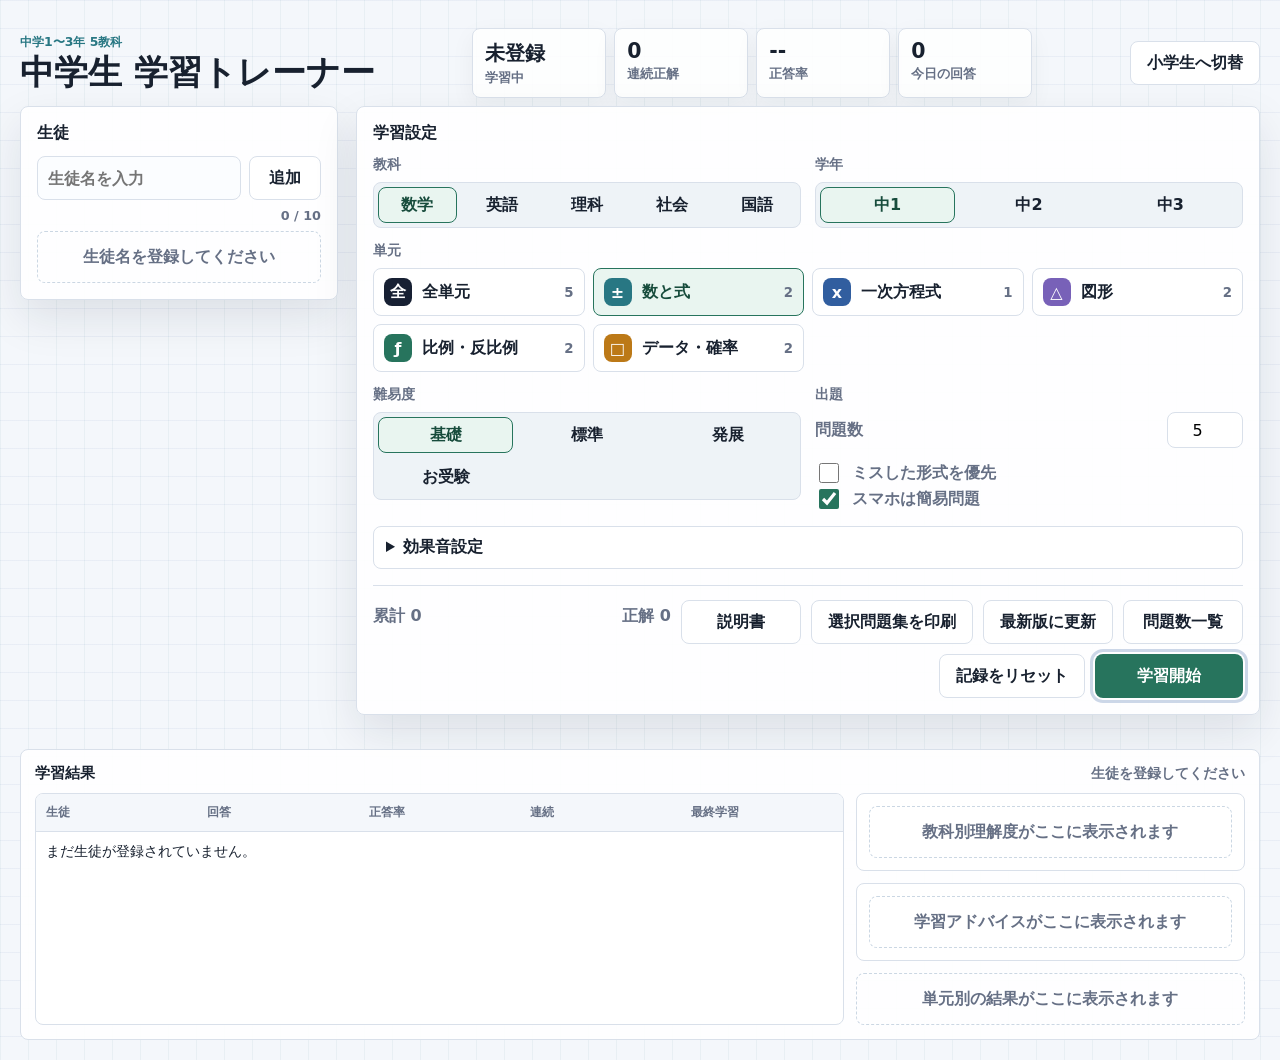
<file: index.html>
<!doctype html>
<html lang="ja">
  <head>
    <meta charset="utf-8" />
    <meta name="viewport" content="width=device-width, initial-scale=1, interactive-widget=resizes-content" />
    <title>学習トレーナー</title>
  <link rel="stylesheet" href="./styles.css?v=20260626-keyboard-guard" />
  </head>
  <body class="teacher-mode">
    <div class="app-shell">
      <header class="topbar">
        <div>
          <p class="eyebrow" id="appEyebrow">小学生・中学生</p>
          <h1 id="appTitle">学習トレーナー</h1>
        </div>
        <div class="score-strip" aria-label="学習状況">
          <div>
            <span id="activeStudentName">未登録</span>
            <small>学習中</small>
          </div>
          <div>
            <span id="streakCount">0</span>
            <small>連続正解</small>
          </div>
          <div>
            <span id="accuracyRate">--</span>
            <small>正答率</small>
          </div>
          <div>
            <span id="todayCount">0</span>
            <small>今日の回答</small>
          </div>
        </div>
        <div class="topbar-actions">
          <button class="secondary stage-switch" id="schoolStageButton" type="button">小/中切替</button>
          <button class="secondary teacher-switch" id="teacherModeButton" type="button">講師画面</button>
        </div>
      </header>

      <main>
        <section class="teacher-screen" id="teacherScreen" aria-label="講師画面">
          <div class="teacher-grid">
            <section class="teacher-panel student-section">
              <h2>生徒</h2>
              <form class="student-form" id="studentForm">
                <label class="sr-only" for="studentNameInput">生徒名</label>
                <input id="studentNameInput" type="text" maxlength="16" autocomplete="off" placeholder="生徒名を入力" />
                <button class="secondary" id="addStudent" type="submit">追加</button>
              </form>
              <div class="student-count" id="studentCount">0 / 10</div>
              <div class="student-list" id="studentList"></div>
            </section>

            <section class="teacher-panel setup-panel">
              <h2>学習設定</h2>
              <div class="setup-grid">
                <div>
                  <h3>教科</h3>
                  <div class="segmented subject-tabs" id="subjectTabs" role="tablist" aria-label="教科"></div>
                </div>
                <div>
                  <h3>学年</h3>
                  <div class="segmented grade-tabs" id="gradeTabs" role="tablist" aria-label="学年"></div>
                </div>
                <div class="wide">
                  <h3>単元</h3>
                  <div class="unit-list compact-units" id="unitList"></div>
                </div>
                <div>
                  <h3>難易度</h3>
                  <div class="segmented" id="levelTabs" role="tablist" aria-label="難易度"></div>
                </div>
                <div class="session-options">
                  <h3>出題</h3>
                  <div class="setting-row">
                    <label for="questionCount">問題数</label>
                    <input id="questionCount" type="number" min="5" max="100" step="5" value="5" />
                  </div>
                  <label class="toggle-row">
                    <input id="mistakeMode" type="checkbox" />
                    <span>ミスした形式を優先</span>
                  </label>
                  <label class="toggle-row">
                    <input id="mobileSimpleMode" type="checkbox" checked />
                    <span>スマホは簡易問題</span>
                  </label>
                </div>
                <details class="wide sound-settings" id="soundSettingsPanel">
                  <summary>効果音設定</summary>
                  <div class="sound-grid" id="soundSettings"></div>
                </details>
              </div>
              <div class="start-row">
                <div class="mini-stats">
                  <span>累計 <strong id="totalAnswers">0</strong></span>
                  <span>正解 <strong id="totalCorrect">0</strong></span>
                </div>
                <a class="secondary guide-link" href="./learning-guide.html" target="_blank" rel="noreferrer">説明書</a>
                <button class="secondary" id="printWorkbook" type="button">選択問題集を印刷</button>
                <button class="secondary" id="refreshCache" type="button">最新版に更新</button>
                <button class="secondary" id="showQuestionCounts" type="button">問題数一覧</button>
                <button class="secondary" id="resetStats" type="button">記録をリセット</button>
                <button class="primary" id="startSession" type="button">学習開始</button>
              </div>
            </section>

            <section class="results-strip teacher-results" aria-label="学習結果">
              <div class="review-head">
                <h2>学習結果</h2>
                <span id="resultsSummary" class="results-summary">生徒を登録してください</span>
              </div>
              <div class="results-layout">
                <div class="results-table-wrap">
                  <table class="results-table">
                    <thead>
                      <tr>
                        <th>生徒</th>
                        <th>回答</th>
                        <th>正答率</th>
                        <th>連続</th>
                        <th>最終学習</th>
                      </tr>
                    </thead>
                    <tbody id="resultsTableBody"></tbody>
                  </table>
                </div>
                <div class="insight-column">
                  <div class="subject-insight" id="subjectInsight"></div>
                  <div class="learning-advice" id="learningAdvice"></div>
                  <div class="unit-breakdown" id="unitBreakdown"></div>
                </div>
              </div>
            </section>
          </div>
        </section>

        <section class="learning-surface student-screen" id="studentScreen" aria-label="生徒用画面">
          <div class="session-bar">
            <div>
              <p class="unit-kicker" id="unitKicker">数と式</p>
              <h2 id="questionTitle">問題</h2>
            </div>
            <div class="progress-cluster" aria-label="進捗">
              <span id="progressText">1 / 10</span>
              <div class="progress-track">
                <span id="progressFill"></span>
              </div>
            </div>
          </div>

          <div class="problem-layout">
            <article class="problem-card">
              <div class="problem-meta">
                <span id="skillTag">正負の数</span>
                <span id="levelTag">基礎</span>
              </div>
              <p id="problemText" class="problem-text"></p>
              <div class="inline-memo-box memo-box" aria-label="タブレット用計算メモ">
                <div class="memo-head">
                  <h3>計算メモ</h3>
                  <button class="secondary small-button" id="clearInlineMemo" type="button">消す</button>
                </div>
                <textarea id="inlineScratchPad" spellcheck="false" autocomplete="off" placeholder="途中式やメモをここに入力できます。保存はされません。"></textarea>
              </div>
              <div id="answerArea" class="answer-area"></div>
              <div class="action-row">
                <button class="primary" id="beginAnswer" type="button">回答する</button>
                <button class="primary" id="checkAnswer" type="button">答え合わせ</button>
                <button class="secondary" id="saveQuestion" type="button">やめる</button>
                <button class="secondary" id="nextQuestion" type="button">次の問題</button>
              </div>
              <div id="feedback" class="feedback" aria-live="polite"></div>
            </article>

            <aside class="work-panel" aria-label="計算メモ">
              <canvas id="visualCanvas" width="640" height="440"></canvas>
              <div class="memo-box">
                <div class="memo-head">
                  <h3>計算メモ</h3>
                  <button class="secondary small-button" id="clearMemo" type="button">消す</button>
                </div>
                <textarea id="scratchPad" spellcheck="false" autocomplete="off" placeholder="途中式やメモをここに入力できます。保存はされません。"></textarea>
              </div>
            </aside>
          </div>

          <section class="review-strip" aria-label="直近の結果">
            <div class="review-head">
              <h2>直近の結果</h2>
              <button class="icon-button" id="restartSession" type="button" aria-label="はじめから">
                <span aria-hidden="true">↻</span>
              </button>
            </div>
            <div id="historyList" class="history-list"></div>
          </section>

          <section class="session-result" id="sessionResult" aria-label="結果">
            <div class="result-panel">
              <p class="unit-kicker" id="resultKicker">結果</p>
              <h2 id="resultTitle">学習結果</h2>
              <div class="result-score">
                <div><span id="resultCorrect">0</span><small>正解</small></div>
                <div><span id="resultTotal">0</span><small>回答</small></div>
                <div><span id="resultAccuracy">--</span><small>正答率</small></div>
              </div>
              <button class="primary" id="returnSelection" type="button">選択画面へ</button>
            </div>
          </section>
        </section>
      </main>
    </div>

    <div class="print-dialog-backdrop" id="printDialog" hidden>
      <section class="print-dialog" role="dialog" aria-modal="true" aria-labelledby="printDialogTitle">
        <div class="print-dialog-head">
          <div>
            <p class="unit-kicker">予習用問題集</p>
            <h2 id="printDialogTitle">印刷する範囲を選択</h2>
          </div>
          <button class="icon-button" id="closePrintDialog" type="button" aria-label="閉じる">×</button>
        </div>
        <div class="print-form">
          <label>
            <span>教科</span>
            <select id="printSubject"></select>
          </label>
          <label>
            <span>学年</span>
            <select id="printGrade"></select>
          </label>
          <label>
            <span>単元</span>
            <select id="printUnit"></select>
          </label>
          <label>
            <span>難易度</span>
            <select id="printLevel"></select>
          </label>
          <label>
            <span>単元あたり問題ページ</span>
            <input id="printPages" type="number" min="1" max="8" step="1" value="1" />
          </label>
          <p class="print-estimate" id="printEstimate">問題ページ数を選択してください。</p>
        </div>
        <div class="print-dialog-actions">
          <button class="secondary" id="cancelPrintWorkbook" type="button">キャンセル</button>
          <button class="primary" id="createPrintWorkbook" type="button">問題集を作成</button>
        </div>
      </section>
    </div>

    <div class="print-dialog-backdrop" id="questionCountDialog" hidden>
      <section class="print-dialog question-count-dialog" role="dialog" aria-modal="true" aria-labelledby="questionCountDialogTitle">
        <div class="print-dialog-head">
          <div>
            <p class="unit-kicker">問題数一覧</p>
            <h2 id="questionCountDialogTitle">学年・単元ごとの問題数</h2>
          </div>
          <button class="icon-button" id="closeQuestionCountDialog" type="button" aria-label="閉じる">×</button>
        </div>
        <div class="question-count-summary" id="questionCountSummary"></div>
        <div class="question-count-table-wrap">
          <table class="question-count-table">
            <thead>
              <tr>
                <th>学年</th>
                <th>教科</th>
                <th>単元</th>
                <th>基礎</th>
                <th>標準</th>
                <th>発展</th>
                <th>お受験</th>
              </tr>
            </thead>
            <tbody id="questionCountTableBody"></tbody>
          </table>
        </div>
      </section>
    </div>

  <script src="./app.js?v=20260626-keyboard-guard"></script>
  </body>
</html>
</file>
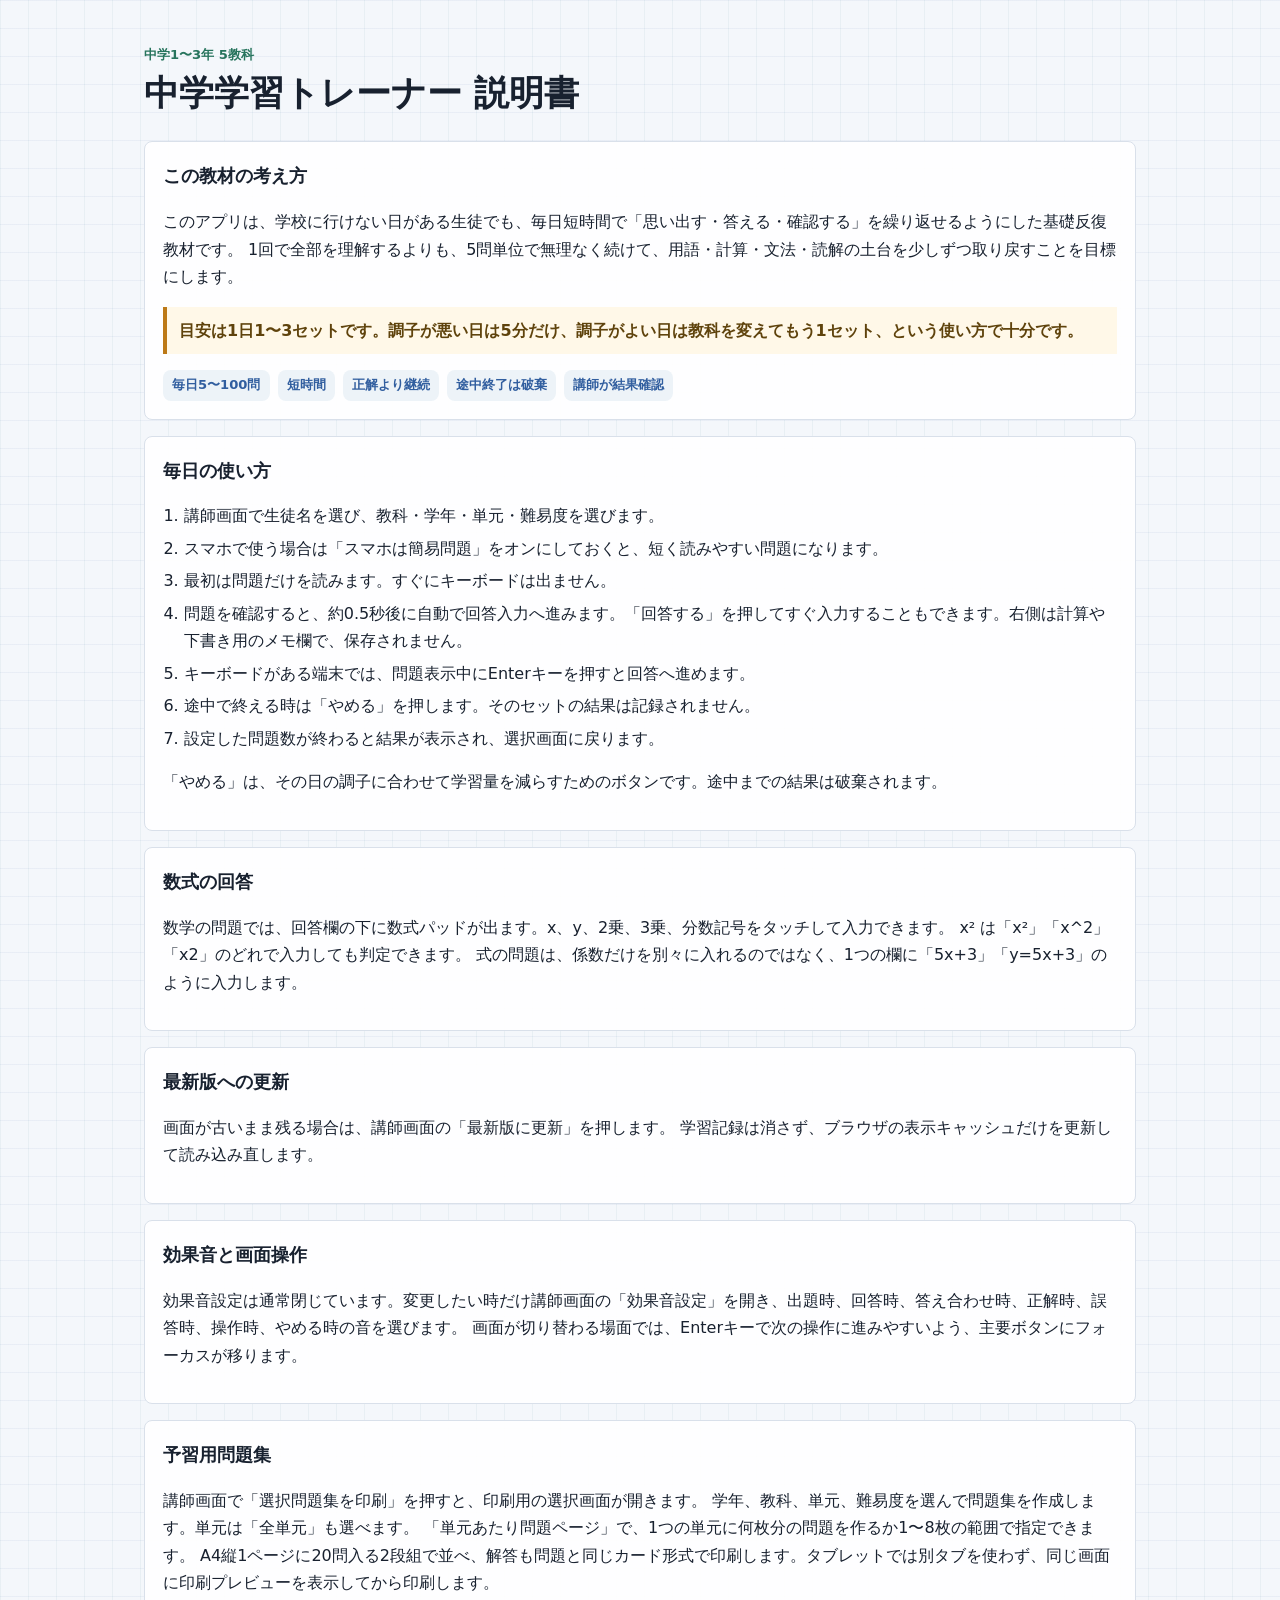
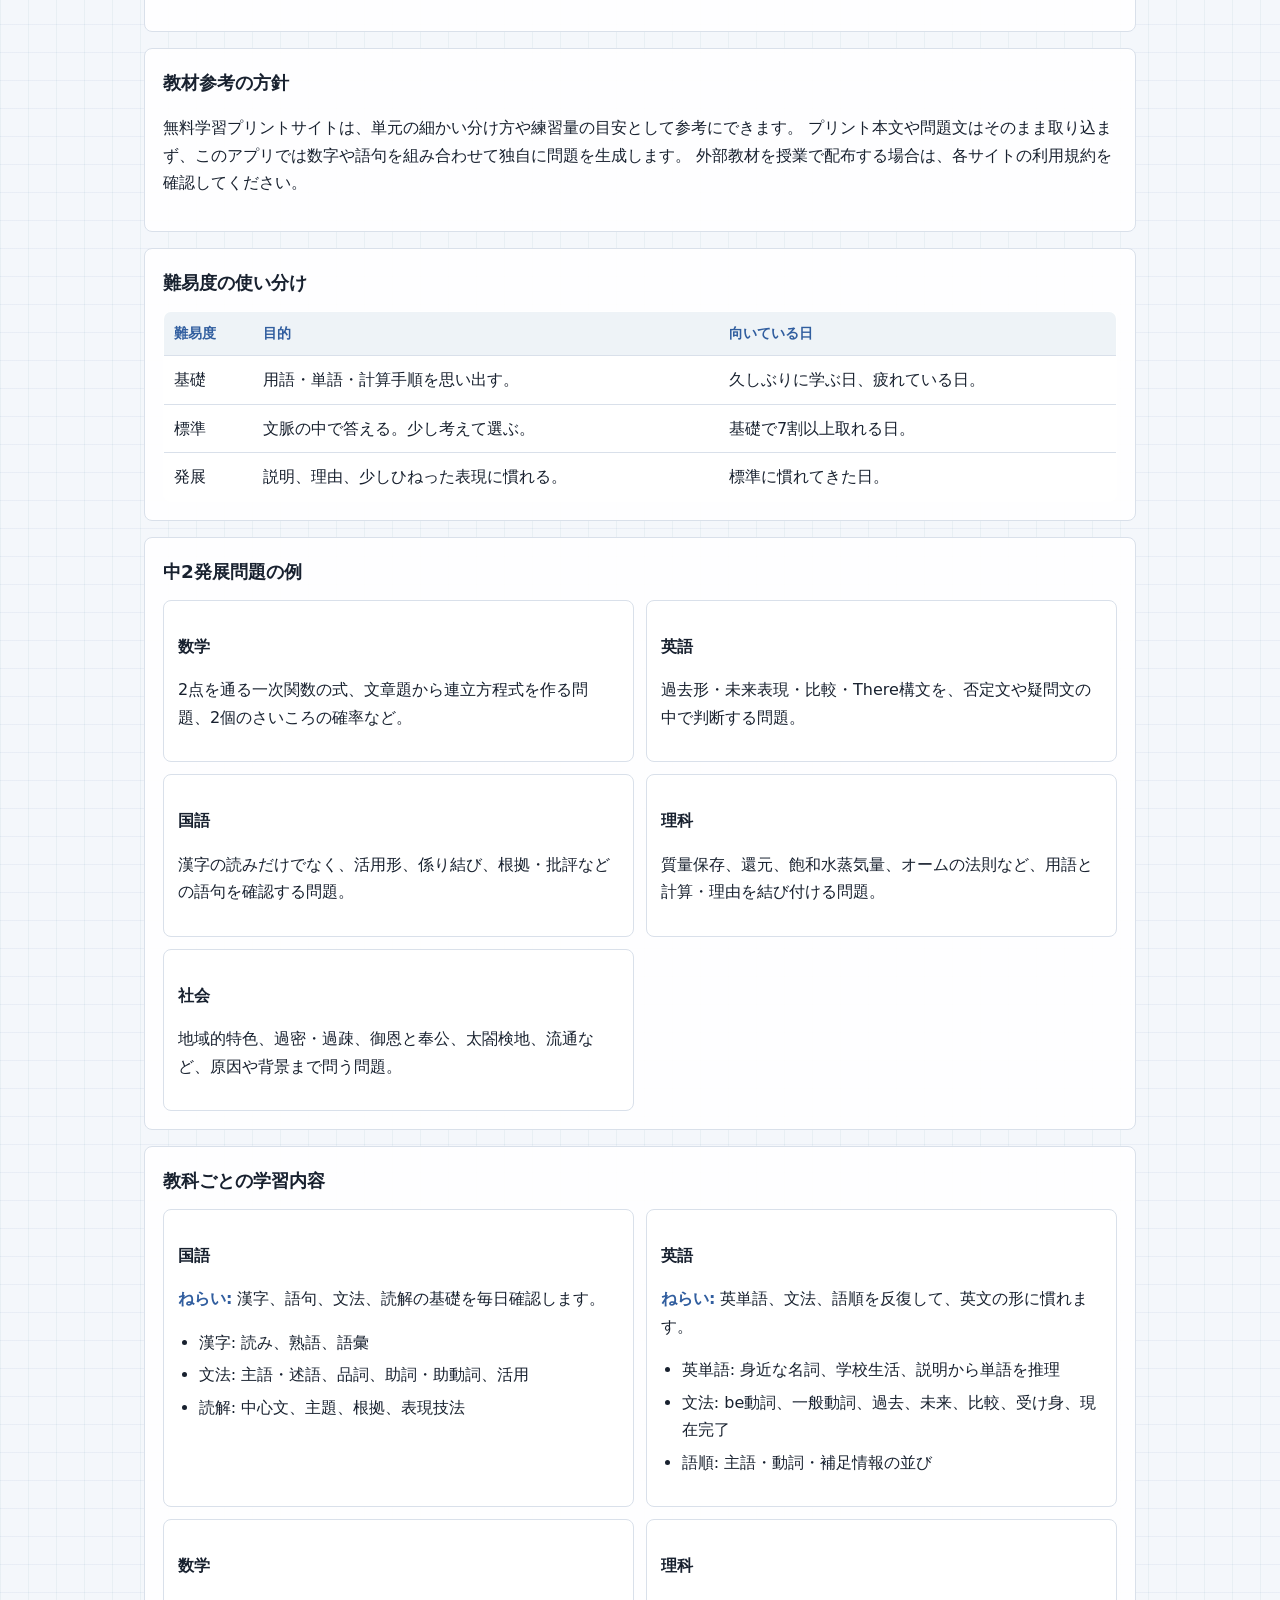
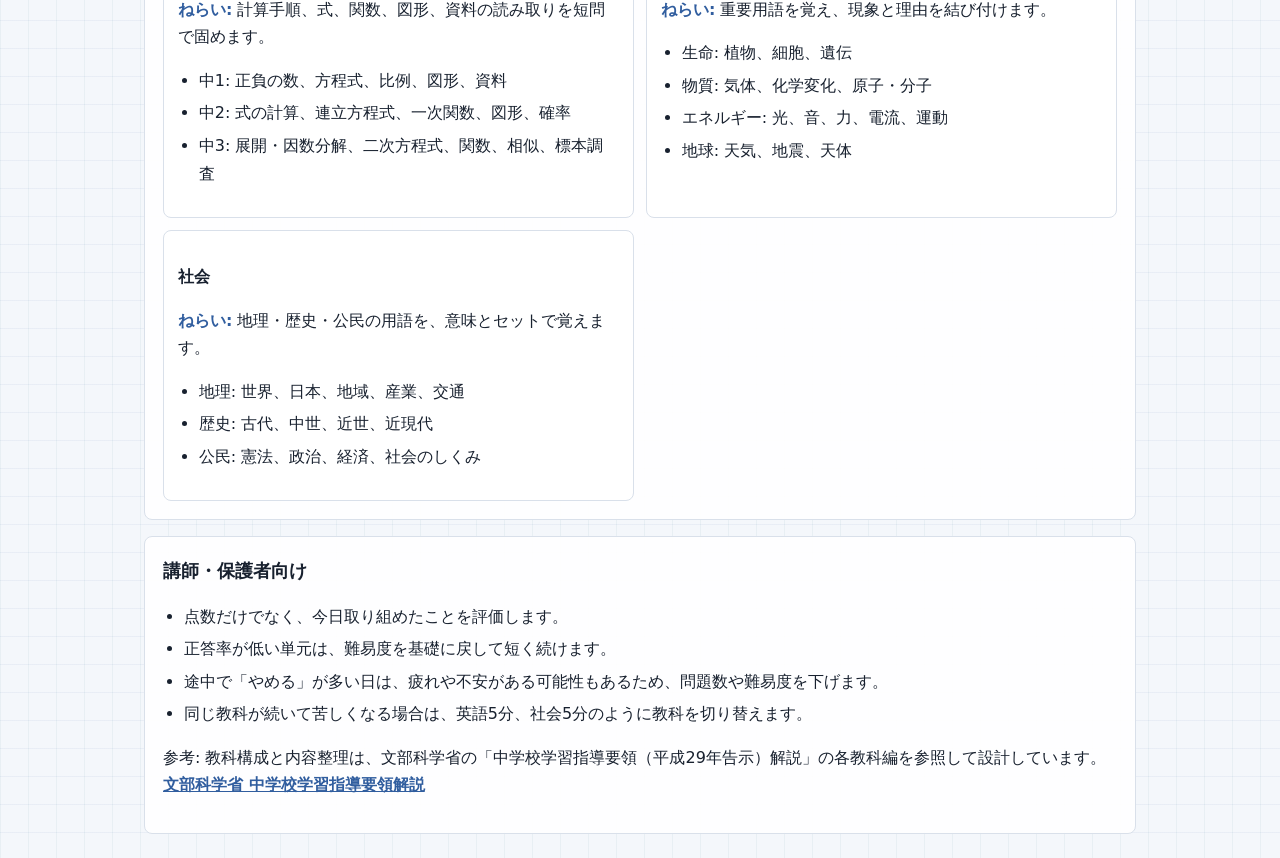
<file: learning-guide.html>
<!doctype html>
<html lang="ja">
  <head>
    <meta charset="utf-8" />
    <meta name="viewport" content="width=device-width, initial-scale=1" />
    <title>中学学習トレーナー 説明書</title>
    <style>
      :root {
        --ink: #18212f;
        --muted: #667085;
        --line: #d9e0ea;
        --paper: #f4f7fb;
        --green: #27745d;
        --blue: #315e9f;
        --amber: #bc7917;
      }

      * {
        box-sizing: border-box;
      }

      body {
        margin: 0;
        background:
          linear-gradient(rgba(49, 94, 159, 0.06) 1px, transparent 1px),
          linear-gradient(90deg, rgba(40, 119, 131, 0.06) 1px, transparent 1px),
          var(--paper);
        background-size: 28px 28px;
        color: var(--ink);
        font-family: "Yu Gothic UI", "Meiryo", system-ui, sans-serif;
        line-height: 1.72;
      }

      main {
        width: min(1040px, 100%);
        margin: 0 auto;
        padding: 24px;
      }

      header {
        padding: 20px 0 12px;
      }

      .eyebrow {
        margin: 0 0 6px;
        color: var(--green);
        font-size: 0.82rem;
        font-weight: 900;
      }

      h1 {
        margin: 0;
        font-size: 2.2rem;
        line-height: 1.16;
      }

      h2 {
        margin: 0 0 12px;
        font-size: 1.15rem;
      }

      h3 {
        margin: 18px 0 6px;
        font-size: 1rem;
      }

      section {
        margin-top: 16px;
        border: 1px solid var(--line);
        border-radius: 8px;
        padding: 18px;
        background: rgba(255, 255, 255, 0.94);
      }

      .grid {
        display: grid;
        grid-template-columns: repeat(2, minmax(0, 1fr));
        gap: 12px;
      }

      .card {
        border: 1px solid var(--line);
        border-radius: 8px;
        padding: 14px;
        background: #fff;
      }

      .card strong,
      .tag {
        color: var(--blue);
        font-weight: 900;
      }

      .tag-row {
        display: flex;
        flex-wrap: wrap;
        gap: 8px;
      }

      .tag {
        border-radius: 8px;
        padding: 4px 9px;
        background: #edf3f8;
        font-size: 0.82rem;
      }

      ol,
      ul {
        padding-left: 1.3rem;
      }

      li {
        margin: 5px 0;
      }

      table {
        width: 100%;
        border-collapse: collapse;
        overflow: hidden;
        border: 1px solid var(--line);
        border-radius: 8px;
        background: #fff;
      }

      th,
      td {
        border-bottom: 1px solid var(--line);
        padding: 10px;
        text-align: left;
        vertical-align: top;
      }

      th {
        background: #eef3f7;
        color: var(--blue);
        font-size: 0.86rem;
      }

      tr:last-child td {
        border-bottom: 0;
      }

      .note {
        border-left: 4px solid var(--amber);
        padding: 10px 12px;
        background: #fff8e8;
        color: #5f430c;
        font-weight: 800;
      }

      a {
        color: var(--blue);
        font-weight: 850;
      }

      @media (max-width: 720px) {
        main {
          padding: 14px;
        }

        h1 {
          font-size: 1.7rem;
        }

        .grid {
          grid-template-columns: 1fr;
        }

        table,
        thead,
        tbody,
        tr,
        th,
        td {
          display: block;
        }

        th {
          border-bottom: 0;
        }
      }
    </style>
  </head>
  <body>
    <main>
      <header>
        <p class="eyebrow">中学1〜3年 5教科</p>
        <h1>中学学習トレーナー 説明書</h1>
      </header>

      <section>
        <h2>この教材の考え方</h2>
        <p>
          このアプリは、学校に行けない日がある生徒でも、毎日短時間で「思い出す・答える・確認する」を繰り返せるようにした基礎反復教材です。
          1回で全部を理解するよりも、5問単位で無理なく続けて、用語・計算・文法・読解の土台を少しずつ取り戻すことを目標にします。
        </p>
        <p class="note">
          目安は1日1〜3セットです。調子が悪い日は5分だけ、調子がよい日は教科を変えてもう1セット、という使い方で十分です。
        </p>
        <div class="tag-row">
          <span class="tag">毎日5〜100問</span>
          <span class="tag">短時間</span>
          <span class="tag">正解より継続</span>
          <span class="tag">途中終了は破棄</span>
          <span class="tag">講師が結果確認</span>
        </div>
      </section>

      <section>
        <h2>毎日の使い方</h2>
        <ol>
          <li>講師画面で生徒名を選び、教科・学年・単元・難易度を選びます。</li>
          <li>スマホで使う場合は「スマホは簡易問題」をオンにしておくと、短く読みやすい問題になります。</li>
          <li>最初は問題だけを読みます。すぐにキーボードは出ません。</li>
          <li>問題を確認すると、約0.5秒後に自動で回答入力へ進みます。「回答する」を押してすぐ入力することもできます。右側は計算や下書き用のメモ欄で、保存されません。</li>
          <li>キーボードがある端末では、問題表示中にEnterキーを押すと回答へ進めます。</li>
          <li>途中で終える時は「やめる」を押します。そのセットの結果は記録されません。</li>
          <li>設定した問題数が終わると結果が表示され、選択画面に戻ります。</li>
        </ol>
        <p>
          「やめる」は、その日の調子に合わせて学習量を減らすためのボタンです。途中までの結果は破棄されます。
        </p>
      </section>

      <section>
        <h2>数式の回答</h2>
        <p>
          数学の問題では、回答欄の下に数式パッドが出ます。x、y、2乗、3乗、分数記号をタッチして入力できます。
          x² は「x²」「x^2」「x2」のどれで入力しても判定できます。
          式の問題は、係数だけを別々に入れるのではなく、1つの欄に「5x+3」「y=5x+3」のように入力します。
        </p>
      </section>

      <section>
        <h2>最新版への更新</h2>
        <p>
          画面が古いまま残る場合は、講師画面の「最新版に更新」を押します。
          学習記録は消さず、ブラウザの表示キャッシュだけを更新して読み込み直します。
        </p>
      </section>

      <section>
        <h2>効果音と画面操作</h2>
        <p>
          効果音設定は通常閉じています。変更したい時だけ講師画面の「効果音設定」を開き、出題時、回答時、答え合わせ時、正解時、誤答時、操作時、やめる時の音を選びます。
          画面が切り替わる場面では、Enterキーで次の操作に進みやすいよう、主要ボタンにフォーカスが移ります。
        </p>
      </section>

      <section>
        <h2>予習用問題集</h2>
        <p>
          講師画面で「選択問題集を印刷」を押すと、印刷用の選択画面が開きます。
          学年、教科、単元、難易度を選んで問題集を作成します。単元は「全単元」も選べます。
          「単元あたり問題ページ」で、1つの単元に何枚分の問題を作るか1〜8枚の範囲で指定できます。
          A4縦1ページに20問入る2段組で並べ、解答も問題と同じカード形式で印刷します。タブレットでは別タブを使わず、同じ画面に印刷プレビューを表示してから印刷します。
        </p>
      </section>

      <section>
        <h2>教材参考の方針</h2>
        <p>
          無料学習プリントサイトは、単元の細かい分け方や練習量の目安として参考にできます。
          プリント本文や問題文はそのまま取り込まず、このアプリでは数字や語句を組み合わせて独自に問題を生成します。
          外部教材を授業で配布する場合は、各サイトの利用規約を確認してください。
        </p>
      </section>

      <section>
        <h2>難易度の使い分け</h2>
        <table>
          <thead>
            <tr>
              <th>難易度</th>
              <th>目的</th>
              <th>向いている日</th>
            </tr>
          </thead>
          <tbody>
            <tr>
              <td>基礎</td>
              <td>用語・単語・計算手順を思い出す。</td>
              <td>久しぶりに学ぶ日、疲れている日。</td>
            </tr>
            <tr>
              <td>標準</td>
              <td>文脈の中で答える。少し考えて選ぶ。</td>
              <td>基礎で7割以上取れる日。</td>
            </tr>
            <tr>
              <td>発展</td>
              <td>説明、理由、少しひねった表現に慣れる。</td>
              <td>標準に慣れてきた日。</td>
            </tr>
          </tbody>
        </table>
      </section>

      <section>
        <h2>中2発展問題の例</h2>
        <div class="grid">
          <div class="card">
            <h3>数学</h3>
            <p>2点を通る一次関数の式、文章題から連立方程式を作る問題、2個のさいころの確率など。</p>
          </div>
          <div class="card">
            <h3>英語</h3>
            <p>過去形・未来表現・比較・There構文を、否定文や疑問文の中で判断する問題。</p>
          </div>
          <div class="card">
            <h3>国語</h3>
            <p>漢字の読みだけでなく、活用形、係り結び、根拠・批評などの語句を確認する問題。</p>
          </div>
          <div class="card">
            <h3>理科</h3>
            <p>質量保存、還元、飽和水蒸気量、オームの法則など、用語と計算・理由を結び付ける問題。</p>
          </div>
          <div class="card">
            <h3>社会</h3>
            <p>地域的特色、過密・過疎、御恩と奉公、太閤検地、流通など、原因や背景まで問う問題。</p>
          </div>
        </div>
      </section>

      <section>
        <h2>教科ごとの学習内容</h2>
        <div class="grid">
          <div class="card">
            <h3>国語</h3>
            <p><strong>ねらい:</strong> 漢字、語句、文法、読解の基礎を毎日確認します。</p>
            <ul>
              <li>漢字: 読み、熟語、語彙</li>
              <li>文法: 主語・述語、品詞、助詞・助動詞、活用</li>
              <li>読解: 中心文、主題、根拠、表現技法</li>
            </ul>
          </div>
          <div class="card">
            <h3>英語</h3>
            <p><strong>ねらい:</strong> 英単語、文法、語順を反復して、英文の形に慣れます。</p>
            <ul>
              <li>英単語: 身近な名詞、学校生活、説明から単語を推理</li>
              <li>文法: be動詞、一般動詞、過去、未来、比較、受け身、現在完了</li>
              <li>語順: 主語・動詞・補足情報の並び</li>
            </ul>
          </div>
          <div class="card">
            <h3>数学</h3>
            <p><strong>ねらい:</strong> 計算手順、式、関数、図形、資料の読み取りを短問で固めます。</p>
            <ul>
              <li>中1: 正負の数、方程式、比例、図形、資料</li>
              <li>中2: 式の計算、連立方程式、一次関数、図形、確率</li>
              <li>中3: 展開・因数分解、二次方程式、関数、相似、標本調査</li>
            </ul>
          </div>
          <div class="card">
            <h3>理科</h3>
            <p><strong>ねらい:</strong> 重要用語を覚え、現象と理由を結び付けます。</p>
            <ul>
              <li>生命: 植物、細胞、遺伝</li>
              <li>物質: 気体、化学変化、原子・分子</li>
              <li>エネルギー: 光、音、力、電流、運動</li>
              <li>地球: 天気、地震、天体</li>
            </ul>
          </div>
          <div class="card">
            <h3>社会</h3>
            <p><strong>ねらい:</strong> 地理・歴史・公民の用語を、意味とセットで覚えます。</p>
            <ul>
              <li>地理: 世界、日本、地域、産業、交通</li>
              <li>歴史: 古代、中世、近世、近現代</li>
              <li>公民: 憲法、政治、経済、社会のしくみ</li>
            </ul>
          </div>
        </div>
      </section>

      <section>
        <h2>講師・保護者向け</h2>
        <ul>
          <li>点数だけでなく、今日取り組めたことを評価します。</li>
          <li>正答率が低い単元は、難易度を基礎に戻して短く続けます。</li>
          <li>途中で「やめる」が多い日は、疲れや不安がある可能性もあるため、問題数や難易度を下げます。</li>
          <li>同じ教科が続いて苦しくなる場合は、英語5分、社会5分のように教科を切り替えます。</li>
        </ul>
        <p>
          参考: 教科構成と内容整理は、文部科学省の「中学校学習指導要領（平成29年告示）解説」の各教科編を参照して設計しています。
          <a href="https://www.mext.go.jp/a_menu/shotou/new-cs/1387016.htm" target="_blank" rel="noreferrer">文部科学省 中学校学習指導要領解説</a>
        </p>
      </section>
    </main>
  </body>
</html>
</file>
<file: styles.css>
:root {
  color-scheme: light;
  --ink: #18212f;
  --muted: #667085;
  --line: #d9e0ea;
  --panel: #ffffff;
  --paper: #f4f7fb;
  --green: #27745d;
  --green-dark: #174c3c;
  --red: #b44745;
  --amber: #bc7917;
  --blue: #315e9f;
  --teal: #287783;
  --lavender: #7861b8;
  --shadow: 0 18px 45px rgba(24, 33, 47, 0.1);
  --keyboard-inset: 0px;
}

* {
  box-sizing: border-box;
}

html {
  min-height: 100%;
  background:
    linear-gradient(rgba(49, 94, 159, 0.06) 1px, transparent 1px),
    linear-gradient(90deg, rgba(40, 119, 131, 0.06) 1px, transparent 1px),
    var(--paper);
  background-size: 28px 28px;
}

body {
  min-height: 100%;
  margin: 0;
  color: var(--ink);
  font-family:
    "Yu Gothic UI",
    "Meiryo",
    system-ui,
    -apple-system,
    BlinkMacSystemFont,
    "Segoe UI",
    sans-serif;
}

button,
input {
  font: inherit;
  touch-action: manipulation;
}

.sr-only {
  position: absolute;
  width: 1px;
  height: 1px;
  overflow: hidden;
  clip: rect(0 0 0 0);
  white-space: nowrap;
}

button {
  border: 0;
  cursor: pointer;
}

.app-shell {
  width: min(1420px, 100%);
  margin: 0 auto;
  padding: 20px;
}

body.teacher-mode .student-screen,
body.teacher-mode .teacher-switch,
body.student-mode .teacher-screen {
  display: none;
}

body.student-mode {
  min-height: 100dvh;
}

.topbar {
  display: flex;
  align-items: center;
  justify-content: space-between;
  gap: 18px;
  min-height: 86px;
}

.eyebrow,
.unit-kicker {
  margin: 0 0 4px;
  color: var(--teal);
  font-size: 0.78rem;
  font-weight: 800;
}

h1,
h2,
h3,
p {
  margin-top: 0;
}

h1 {
  margin-bottom: 0;
  font-size: 2.1rem;
  line-height: 1.1;
}

.score-strip {
  display: grid;
  grid-template-columns: repeat(4, minmax(96px, 1fr));
  gap: 8px;
  min-width: min(560px, 100%);
}

.teacher-switch {
  min-width: 112px;
}

.topbar-actions {
  display: flex;
  flex-wrap: wrap;
  justify-content: flex-end;
  gap: 8px;
}

.stage-switch {
  min-width: 126px;
}

.school-choice-backdrop {
  position: fixed;
  inset: 0;
  z-index: 50;
  display: grid;
  place-items: center;
  padding: 20px;
  background: rgba(24, 33, 47, 0.42);
}

.school-choice-backdrop[hidden] {
  display: none;
}

.school-choice {
  width: min(760px, 100%);
  border: 1px solid var(--line);
  border-radius: 8px;
  padding: 22px;
  background: rgba(255, 255, 255, 0.98);
  box-shadow: 0 24px 70px rgba(24, 33, 47, 0.22);
}

.school-choice h2 {
  margin-bottom: 16px;
  font-size: 1.45rem;
}

.school-choice-grid {
  display: grid;
  grid-template-columns: repeat(2, minmax(0, 1fr));
  gap: 14px;
}

.school-choice-card {
  min-height: 150px;
  display: grid;
  grid-template-columns: 58px 1fr;
  grid-template-rows: auto auto;
  align-content: center;
  gap: 7px 14px;
  border: 2px solid var(--line);
  border-radius: 8px;
  padding: 18px;
  background: #fff;
  color: var(--ink);
  text-align: left;
}

.school-choice-card:hover,
.school-choice-card:focus-visible,
.school-choice-card.active {
  border-color: var(--teal);
  box-shadow: 0 0 0 4px rgba(40, 119, 131, 0.13);
}

.school-choice-card span {
  grid-row: 1 / 3;
  width: 58px;
  height: 58px;
  display: inline-flex;
  align-items: center;
  justify-content: center;
  border-radius: 8px;
  background: #edf3f8;
  color: var(--blue);
  font-size: 1.45rem;
  font-weight: 920;
}

.school-choice-card strong {
  align-self: end;
  font-size: 1.25rem;
}

.school-choice-card small {
  align-self: start;
  color: var(--muted);
  font-size: 0.9rem;
  font-weight: 760;
  line-height: 1.45;
}

.score-strip div {
  min-height: 62px;
  padding: 10px 12px;
  border: 1px solid var(--line);
  border-radius: 8px;
  background: rgba(255, 255, 255, 0.86);
  box-shadow: 0 8px 24px rgba(24, 33, 47, 0.05);
}

.score-strip span {
  display: block;
  font-size: 1.28rem;
  font-weight: 850;
}

#activeStudentName {
  overflow: hidden;
  text-overflow: ellipsis;
  white-space: nowrap;
}

.score-strip small {
  color: var(--muted);
  font-weight: 700;
}

.workspace {
  display: grid;
  grid-template-columns: 318px 1fr;
  gap: 18px;
  align-items: start;
}

.teacher-screen {
  min-width: 0;
}

.teacher-grid {
  display: grid;
  grid-template-columns: minmax(280px, 318px) 1fr;
  gap: 18px;
  align-items: start;
}

.teacher-panel,
.teacher-results {
  border: 1px solid var(--line);
  border-radius: 8px;
  background: rgba(255, 255, 255, 0.93);
  box-shadow: var(--shadow);
}

.teacher-panel {
  padding: 16px;
}

.teacher-panel h2 {
  margin-bottom: 12px;
  font-size: 1rem;
}

.teacher-panel h3 {
  margin-bottom: 8px;
  color: var(--muted);
  font-size: 0.86rem;
}

.setup-panel {
  min-width: 0;
}

.setup-grid {
  display: grid;
  grid-template-columns: repeat(2, minmax(0, 1fr));
  gap: 14px;
}

.setup-grid .wide {
  grid-column: 1 / -1;
}

.compact-units {
  grid-template-columns: repeat(auto-fill, minmax(190px, 1fr));
}

.start-row {
  display: flex;
  flex-wrap: wrap;
  justify-content: flex-end;
  gap: 10px;
  align-items: center;
  margin-top: 16px;
  padding-top: 14px;
  border-top: 1px solid var(--line);
}

.start-row .mini-stats {
  flex: 1 1 180px;
}

.teacher-results {
  grid-column: 1 / -1;
}

.control-panel,
.learning-surface,
.problem-card,
.work-panel,
.review-strip {
  border: 1px solid var(--line);
  border-radius: 8px;
  background: rgba(255, 255, 255, 0.93);
  box-shadow: var(--shadow);
}

.control-panel {
  position: sticky;
  top: 20px;
  padding: 16px;
}

.panel-section {
  padding: 4px 0 18px;
  border-bottom: 1px solid var(--line);
}

.panel-section + .panel-section {
  padding-top: 18px;
}

.panel-section:last-child {
  border-bottom: 0;
  padding-bottom: 0;
}

.panel-section h2,
.review-head h2 {
  margin-bottom: 10px;
  font-size: 0.92rem;
}

.student-form {
  display: grid;
  grid-template-columns: 1fr 72px;
  gap: 8px;
  margin-bottom: 8px;
}

.student-form input {
  width: 100%;
  min-height: 40px;
  border: 1px solid var(--line);
  border-radius: 8px;
  padding: 8px 10px;
  background: #fbfdff;
  font-weight: 800;
}

.student-form .secondary {
  min-width: 0;
  padding: 0 10px;
}

.student-count {
  margin-bottom: 8px;
  color: var(--muted);
  font-size: 0.8rem;
  font-weight: 800;
  text-align: right;
}

.student-list {
  display: grid;
  gap: 7px;
}

.student-row {
  display: grid;
  grid-template-columns: 1fr 34px;
  gap: 6px;
}

.student-button {
  min-width: 0;
  min-height: 38px;
  border: 1px solid var(--line);
  border-radius: 8px;
  padding: 7px 10px;
  background: #fff;
  color: var(--ink);
  text-align: left;
  font-weight: 850;
}

.student-button span {
  display: block;
  overflow: hidden;
  text-overflow: ellipsis;
  white-space: nowrap;
}

.student-button small {
  color: var(--muted);
  font-weight: 800;
}

.student-button.active {
  border-color: var(--green);
  background: #e9f5f0;
  color: var(--green-dark);
}

.delete-student {
  display: grid;
  place-items: center;
  min-height: 38px;
  border: 1px solid var(--line);
  border-radius: 8px;
  background: #fff;
  color: var(--red);
  font-size: 1rem;
  font-weight: 900;
}

.unit-list {
  display: grid;
  gap: 8px;
}

.unit-button,
.segmented button {
  min-height: 40px;
  border: 1px solid var(--line);
  border-radius: 8px;
  background: #fff;
  color: var(--ink);
  font-weight: 800;
}

.unit-button {
  display: grid;
  grid-template-columns: 28px 1fr auto;
  align-items: center;
  gap: 10px;
  width: 100%;
  padding: 9px 10px;
  text-align: left;
}

.unit-button span:first-child {
  display: grid;
  place-items: center;
  width: 28px;
  height: 28px;
  border-radius: 8px;
  color: #fff;
  font-weight: 900;
}

.unit-button small {
  color: var(--muted);
  font-weight: 750;
}

.unit-button.active,
.segmented button.active {
  border-color: var(--green);
  background: #e9f5f0;
  color: var(--green-dark);
}

.segmented {
  display: grid;
  grid-template-columns: repeat(3, 1fr);
  gap: 6px;
  padding: 4px;
  border: 1px solid var(--line);
  border-radius: 8px;
  background: #eef3f7;
}

.segmented button {
  min-height: 36px;
  border-color: transparent;
  background: transparent;
}

.subject-tabs {
  grid-template-columns: repeat(5, 1fr);
}

.grade-tabs {
  grid-template-columns: repeat(3, 1fr);
}

.setting-row {
  display: flex;
  align-items: center;
  justify-content: space-between;
  gap: 12px;
  margin-bottom: 12px;
}

.setting-row label,
.toggle-row {
  color: var(--muted);
  font-weight: 800;
}

.setting-row input {
  width: 76px;
  min-height: 36px;
  border: 1px solid var(--line);
  border-radius: 8px;
  padding: 6px 8px;
  text-align: center;
}

.toggle-row {
  display: flex;
  align-items: center;
  gap: 10px;
}

.toggle-row input {
  width: 20px;
  height: 20px;
  accent-color: var(--green);
}

.sound-settings {
  min-width: 0;
}

.sound-settings summary {
  min-height: 40px;
  border: 1px solid var(--line);
  border-radius: 8px;
  padding: 10px 12px;
  background: #fff;
  color: var(--ink);
  cursor: pointer;
  font-weight: 850;
}

.sound-settings[open] summary {
  margin-bottom: 10px;
  background: #eef3f7;
}

.sound-grid {
  display: grid;
  grid-template-columns: repeat(2, minmax(0, 1fr));
  gap: 8px;
}

.sound-row {
  display: grid;
  grid-template-columns: 112px minmax(0, 1fr);
  align-items: center;
  gap: 8px;
}

.sound-row label {
  color: var(--muted);
  font-size: 0.82rem;
  font-weight: 850;
}

.sound-row select {
  width: 100%;
  min-height: 36px;
  border: 1px solid var(--line);
  border-radius: 8px;
  padding: 6px 8px;
  background: #fff;
  color: var(--ink);
  font: inherit;
  font-weight: 800;
}

.mini-stats {
  display: flex;
  justify-content: space-between;
  gap: 10px;
  color: var(--muted);
  font-weight: 800;
  margin-bottom: 12px;
}

.learning-surface {
  min-width: 0;
  padding: 18px;
}

.student-screen {
  border: 1px solid var(--line);
  border-radius: 8px;
  background: rgba(255, 255, 255, 0.93);
  box-shadow: var(--shadow);
}

.session-bar {
  display: flex;
  justify-content: space-between;
  gap: 16px;
  align-items: center;
  padding-bottom: 14px;
}

.session-bar h2 {
  margin-bottom: 0;
  font-size: 1.45rem;
}

.progress-cluster {
  display: grid;
  gap: 7px;
  width: min(250px, 38vw);
  color: var(--muted);
  font-weight: 800;
  text-align: right;
}

.progress-track {
  overflow: hidden;
  height: 10px;
  border-radius: 999px;
  background: #dce6ef;
}

.progress-track span {
  display: block;
  width: 0;
  height: 100%;
  border-radius: inherit;
  background: linear-gradient(90deg, var(--green), var(--teal));
  transition: width 180ms ease;
}

.problem-layout {
  display: grid;
  grid-template-columns: minmax(0, 1.05fr) minmax(320px, 0.95fr);
  gap: 16px;
}

.problem-card {
  min-height: 430px;
  padding: 18px;
  display: flex;
  flex-direction: column;
  gap: 10px;
}

.problem-meta {
  display: flex;
  gap: 8px;
  flex-wrap: wrap;
  margin-bottom: 22px;
}

.problem-meta span,
.history-chip {
  display: inline-flex;
  align-items: center;
  min-height: 28px;
  border-radius: 999px;
  padding: 5px 10px;
  background: #edf3f8;
  color: var(--blue);
  font-size: 0.82rem;
  font-weight: 850;
}

.problem-text {
  min-height: 86px;
  margin-bottom: 8px;
  font-size: 1.64rem;
  font-weight: 850;
  line-height: 1.43;
}

.question-variant {
  display: inline-block;
  margin-bottom: 6px;
  color: var(--muted);
  font-size: 0.72em;
  font-weight: 850;
}

.frac-wrap {
  display: inline-flex;
  align-items: center;
  vertical-align: middle;
}

.frac-render {
  display: inline-flex;
  align-items: center;
  gap: 0.05em;
  vertical-align: middle;
}

.frac-sign::before {
  content: attr(data-value);
  display: inline-block;
  margin-right: 0.03em;
}

.frac {
  display: inline-grid;
  grid-template-rows: auto auto;
  align-items: center;
  justify-items: center;
  min-width: 1.05em;
  margin: 0 0.08em;
  line-height: 1;
  vertical-align: middle;
}

.frac-top,
.frac-bottom {
  min-width: 100%;
  padding: 0 0.18em;
  text-align: center;
}

.frac-top {
  border-bottom: 0.12em solid currentColor;
  padding-bottom: 0.08em;
}

.frac-bottom {
  padding-top: 0.1em;
}

.frac-top::before,
.frac-bottom::before {
  content: attr(data-value);
}

.mission-tag {
  display: inline-flex;
  align-items: center;
  min-height: 26px;
  margin: 0 0 10px;
  border-radius: 8px;
  padding: 3px 9px;
  background: #fff5dd;
  color: #8a5a0a;
  font-size: 0.78rem;
  font-weight: 900;
  vertical-align: middle;
}

.problem-text br + .math {
  display: inline-block;
  margin-top: 5px;
}

.answer-area {
  display: grid;
  gap: 10px;
  margin-bottom: 8px;
}

.problem-card.stage-question .answer-area,
.problem-card.stage-question #checkAnswer,
.problem-card.stage-question #nextQuestion,
.problem-card.stage-answering #beginAnswer,
.problem-card.stage-answering #nextQuestion,
.problem-card.stage-checked #beginAnswer,
.problem-card.stage-checked #checkAnswer {
  display: none;
}

.problem-card.stage-question .feedback {
  background: #f5f8fb;
}

.answer-field,
.vector-fields {
  display: grid;
  gap: 8px;
}

.answer-field label,
.vector-fields legend {
  color: var(--muted);
  font-weight: 800;
}

.answer-field input,
.vector-fields input {
  width: 100%;
  min-height: 52px;
  border: 2px solid #cdd7e3;
  border-radius: 8px;
  padding: 10px 12px;
  background: #fbfdff;
  color: var(--ink);
  font-size: 1.18rem;
  font-weight: 800;
}

.vector-fields {
  grid-template-columns: repeat(2, minmax(0, 1fr));
  border: 0;
  padding: 0;
  margin: 0;
}

.vector-fields legend {
  grid-column: 1 / -1;
}

.answer-field input:focus,
.vector-fields input:focus {
  outline: 3px solid rgba(40, 119, 131, 0.18);
  border-color: var(--teal);
}

.fraction-answer-panel {
  display: grid;
  gap: 6px;
  border: 1px solid #d7e5df;
  border-radius: 8px;
  padding: 10px;
  background: #f4faf7;
}

.fraction-answer-panel > span {
  color: var(--green-dark);
  font-size: 0.82rem;
  font-weight: 900;
}

.fraction-answer-row {
  display: flex;
  align-items: center;
  gap: 9px;
}

.fraction-answer-row b {
  color: var(--ink);
  font-size: 1.05rem;
}

.fraction-input-stack {
  width: min(150px, 45vw);
  display: grid;
  grid-template-rows: 42px 3px 42px;
  align-items: center;
}

.fraction-input-stack input {
  width: 100%;
  height: 42px;
  border: 1px solid var(--line);
  border-radius: 8px;
  background: #fff;
  color: var(--ink);
  font: inherit;
  font-weight: 900;
  text-align: center;
}

.fraction-input-stack input:focus {
  border-color: var(--teal);
  outline: 3px solid rgba(40, 119, 131, 0.18);
}

.fraction-input-stack i {
  display: block;
  height: 3px;
  border-radius: 999px;
  background: var(--ink);
}

.blank-box {
  display: inline-grid;
  min-width: 1.5em;
  min-height: 1.25em;
  place-items: center;
  border: 2px solid currentColor;
  border-radius: 4px;
  line-height: 1;
}

.fraction-answer-panel small {
  color: var(--muted);
  font-size: 0.76rem;
  font-weight: 760;
}

.math-input-tools {
  min-width: 0;
}

.math-key-grid {
  display: grid;
  grid-template-columns: repeat(auto-fit, minmax(44px, 1fr));
  gap: 6px;
}

.math-key {
  min-width: 0;
  min-height: 42px;
  border: 1px solid #cdd7e3;
  border-radius: 8px;
  background: #eef6f6;
  color: var(--ink);
  font: inherit;
  font-size: 1.08rem;
  font-weight: 900;
  line-height: 1;
  touch-action: manipulation;
}

.math-key.utility {
  background: #f7efe4;
  color: #744b0b;
}

.math-key:active {
  transform: translateY(1px);
}

.action-row {
  position: sticky;
  bottom: 0;
  z-index: 2;
  display: flex;
  flex-wrap: wrap;
  gap: 10px;
  margin-top: 4px;
  padding-top: 8px;
  background: rgba(255, 255, 255, 0.95);
}

.primary,
.secondary,
.icon-button {
  min-height: 44px;
  border-radius: 8px;
  font-weight: 850;
}

.primary {
  min-width: 148px;
  padding: 0 18px;
  background: var(--green);
  color: #fff;
}

.secondary {
  min-width: 120px;
  padding: 0 16px;
  border: 1px solid var(--line);
  background: #fff;
  color: var(--ink);
}

.guide-link {
  display: inline-flex;
  align-items: center;
  justify-content: center;
  text-decoration: none;
}

.full {
  width: 100%;
}

.icon-button {
  width: 42px;
  border: 1px solid var(--line);
  background: #fff;
  color: var(--ink);
  font-size: 1.35rem;
}

.print-dialog-backdrop {
  position: fixed;
  inset: 0;
  z-index: 30;
  display: grid;
  place-items: center;
  padding: 18px;
  background: rgba(24, 33, 47, 0.42);
}

.print-dialog-backdrop[hidden] {
  display: none;
}

.print-dialog {
  width: min(760px, 100%);
  max-height: min(92dvh, 680px);
  overflow: auto;
  border: 1px solid var(--line);
  border-radius: 8px;
  background: #fff;
  box-shadow: 0 24px 72px rgba(24, 33, 47, 0.24);
}

.print-dialog-head {
  display: flex;
  align-items: center;
  justify-content: space-between;
  gap: 14px;
  padding: 18px 18px 12px;
  border-bottom: 1px solid var(--line);
}

.print-dialog-head h2 {
  margin: 0;
  font-size: 1.15rem;
}

.print-form {
  display: grid;
  grid-template-columns: repeat(2, minmax(0, 1fr));
  gap: 12px;
  padding: 16px 18px 6px;
}

.print-form label {
  display: grid;
  gap: 6px;
  color: var(--muted);
  font-size: 0.84rem;
  font-weight: 850;
}

.print-form select,
.print-form input {
  width: 100%;
  min-height: 44px;
  border: 1px solid var(--line);
  border-radius: 8px;
  padding: 8px 10px;
  background: #fbfdff;
  color: var(--ink);
  font: inherit;
  font-weight: 850;
}

.print-estimate {
  grid-column: 1 / -1;
  margin: 0;
  border: 1px solid #d7e5df;
  border-radius: 8px;
  padding: 10px 12px;
  background: #f0f8f4;
  color: var(--green-dark);
  font-size: 0.86rem;
  font-weight: 850;
  line-height: 1.45;
}

.print-dialog-actions {
  display: flex;
  justify-content: flex-end;
  gap: 10px;
  padding: 14px 18px 18px;
}

.question-count-dialog {
  width: min(980px, 100%);
}

.question-count-summary {
  margin: 14px 18px 0;
  border: 1px solid #d7e5df;
  border-radius: 8px;
  padding: 10px 12px;
  background: #f0f8f4;
  color: var(--green-dark);
  font-size: 0.86rem;
  font-weight: 850;
  line-height: 1.45;
}

.question-count-table-wrap {
  margin: 14px 18px 18px;
  overflow: auto;
  border: 1px solid var(--line);
  border-radius: 8px;
  background: #fff;
}

.question-count-table {
  width: 100%;
  min-width: 760px;
  border-collapse: collapse;
  font-size: 0.82rem;
}

.question-count-table th,
.question-count-table td {
  border-bottom: 1px solid var(--line);
  padding: 8px 10px;
  text-align: left;
  white-space: nowrap;
}

.question-count-table th {
  position: sticky;
  top: 0;
  background: #f8fafc;
  color: var(--muted);
  font-weight: 900;
}

.question-count-table td:nth-child(n + 4) {
  text-align: right;
  font-weight: 900;
}

.feedback {
  min-height: 68px;
  margin-top: 14px;
  padding: 12px;
  border-radius: 8px;
  background: #f5f8fb;
  color: var(--muted);
  font-size: 0.94rem;
  font-weight: 760;
  line-height: 1.55;
}

.feedback strong {
  font-size: 1.08em;
  font-weight: 920;
}

.feedback.correct {
  background: #e7f5ee;
  color: var(--green-dark);
}

.feedback.wrong {
  background: #fff0ef;
  color: var(--red);
}

.work-panel {
  overflow: hidden;
  display: grid;
  grid-template-rows: 1fr;
  min-height: 430px;
}

canvas {
  width: 100%;
  height: 100%;
  min-height: 170px;
  display: none;
  background: #fbfdff;
}

.memo-box {
  display: grid;
  grid-template-rows: auto 1fr;
  min-height: 430px;
  border-top: 0;
  padding: 14px 16px;
  background: #f7fafc;
}

.inline-memo-box {
  display: none;
}

.memo-head {
  display: flex;
  align-items: center;
  justify-content: space-between;
  gap: 10px;
  margin-bottom: 10px;
}

.memo-head h3 {
  margin: 0;
  font-size: 0.9rem;
}

.small-button {
  min-width: 68px;
  min-height: 34px;
  padding: 0 10px;
  font-size: 0.82rem;
}

.memo-box textarea {
  width: 100%;
  min-height: 340px;
  resize: none;
  border: 1px solid #cdd7e3;
  border-radius: 8px;
  padding: 0 12px;
  background:
    linear-gradient(#fbfdff 31px, #e9eef5 32px);
  background-size: 100% 32px;
  color: var(--ink);
  font: inherit;
  font-size: 1rem;
  font-weight: 750;
  line-height: 32px;
}

.memo-box textarea:focus {
  outline: 3px solid rgba(49, 94, 159, 0.18);
  border-color: var(--blue);
}

.review-strip {
  margin-top: 16px;
  padding: 14px;
  box-shadow: none;
}

.session-result {
  display: none;
}

.student-screen.show-result > .session-bar,
.student-screen.show-result > .problem-layout,
.student-screen.show-result > .review-strip {
  display: none;
}

.student-screen.show-result .session-result {
  min-height: min(520px, calc(100dvh - 140px));
  display: grid;
  place-items: center;
  padding: 20px;
}

.result-panel {
  width: min(620px, 100%);
  border: 1px solid var(--line);
  border-radius: 8px;
  padding: 22px;
  background: #fff;
  box-shadow: var(--shadow);
  text-align: center;
}

.result-panel h2 {
  margin-bottom: 18px;
  font-size: 1.7rem;
}

.result-score {
  display: grid;
  grid-template-columns: repeat(3, 1fr);
  gap: 10px;
  margin-bottom: 18px;
}

.result-score div {
  min-height: 82px;
  border: 1px solid var(--line);
  border-radius: 8px;
  padding: 12px;
  background: #f7fafc;
}

.result-score span {
  display: block;
  font-size: 1.8rem;
  font-weight: 900;
}

.result-score small {
  color: var(--muted);
  font-weight: 800;
}

.results-strip {
  min-width: 0;
  margin-top: 16px;
  padding: 14px;
  border: 1px solid var(--line);
  border-radius: 8px;
  background: rgba(255, 255, 255, 0.93);
  box-shadow: none;
}

.review-head {
  display: flex;
  align-items: center;
  justify-content: space-between;
  gap: 12px;
  margin-bottom: 10px;
}

.review-head h2 {
  margin-bottom: 0;
}

.results-summary {
  color: var(--muted);
  font-size: 0.86rem;
  font-weight: 800;
}

.results-layout {
  display: grid;
  grid-template-columns: minmax(0, 1.35fr) minmax(260px, 0.65fr);
  gap: 12px;
}

.insight-column {
  display: grid;
  gap: 12px;
  align-content: start;
}

.results-table-wrap {
  min-width: 0;
  overflow-x: auto;
  border: 1px solid var(--line);
  border-radius: 8px;
  background: #fff;
}

.results-table {
  width: 100%;
  min-width: 0;
  border-collapse: collapse;
  font-size: 0.9rem;
  table-layout: fixed;
}

.results-table th,
.results-table td {
  padding: 10px;
  border-bottom: 1px solid var(--line);
  text-align: left;
  vertical-align: middle;
}

.results-table th {
  background: #f4f7fb;
  color: var(--muted);
  font-size: 0.78rem;
  font-weight: 850;
}

.results-table tr:last-child td {
  border-bottom: 0;
}

.results-table tr.active td {
  background: #e9f5f0;
}

.student-result-button {
  padding: 0;
  background: transparent;
  color: var(--ink);
  font-weight: 900;
  text-align: left;
}

.unit-breakdown {
  min-width: 0;
  display: grid;
  gap: 8px;
  align-content: start;
}

.subject-insight {
  min-width: 0;
  border: 1px solid var(--line);
  border-radius: 8px;
  padding: 12px;
  background: #fff;
}

.subject-insight h3 {
  margin-bottom: 8px;
  color: var(--muted);
  font-size: 0.86rem;
}

.learning-advice {
  min-width: 0;
  border: 1px solid var(--line);
  border-radius: 8px;
  padding: 12px;
  background: #fff;
}

.learning-advice h3 {
  margin-bottom: 8px;
  color: var(--muted);
  font-size: 0.86rem;
}

.advice-list {
  display: grid;
  gap: 8px;
}

.advice-card {
  display: grid;
  gap: 5px;
  border: 1px solid #dce6ef;
  border-left: 5px solid var(--blue);
  border-radius: 8px;
  padding: 10px;
  background: #fbfdff;
}

.advice-card.weak {
  border-left-color: var(--red);
  background: #fff8f7;
}

.advice-card.strong {
  border-left-color: var(--green);
  background: #f2faf6;
}

.advice-card.level {
  border-left-color: var(--lavender);
  background: #f7f5ff;
}

.advice-card.start {
  border-left-color: var(--amber);
  background: #fff9ef;
}

.advice-card > span {
  color: var(--muted);
  font-size: 0.72rem;
  font-weight: 920;
}

.advice-card strong {
  color: var(--ink);
  font-size: 0.92rem;
  line-height: 1.35;
}

.advice-card p {
  margin: 0;
  color: var(--ink);
  font-size: 0.82rem;
  font-weight: 760;
  line-height: 1.5;
}

.advice-card small {
  color: var(--muted);
  font-size: 0.74rem;
  font-weight: 820;
  line-height: 1.4;
}

.radar-wrap {
  display: grid;
  grid-template-columns: 150px minmax(0, 1fr);
  gap: 10px;
  align-items: center;
}

.radar-wrap svg {
  width: 150px;
  height: 150px;
}

.radar-grid polygon {
  fill: none;
  stroke: #d8e0ea;
  stroke-width: 1;
}

.radar-grid line {
  stroke: #e2e8f0;
  stroke-width: 1;
}

.radar-grid text {
  fill: #516070;
  font-size: 9px;
  font-weight: 850;
  text-anchor: middle;
  dominant-baseline: middle;
}

.radar-score {
  fill: rgba(39, 116, 93, 0.28);
  stroke: var(--green);
  stroke-width: 2;
}

.subject-scores {
  display: grid;
  gap: 5px;
  color: var(--muted);
  font-size: 0.78rem;
  font-weight: 850;
}

.subject-scores span {
  display: flex;
  justify-content: space-between;
  gap: 8px;
}

.subject-scores em {
  font-style: normal;
  color: var(--ink);
}

.breakdown-card {
  min-height: 52px;
  border: 1px solid var(--line);
  border-radius: 8px;
  padding: 10px;
  background: #fff;
}

.breakdown-card strong {
  display: flex;
  justify-content: space-between;
  gap: 8px;
  margin-bottom: 7px;
  font-size: 0.86rem;
}

.breakdown-card span {
  color: var(--muted);
  font-size: 0.78rem;
  font-weight: 800;
}

.breakdown-meter {
  overflow: hidden;
  height: 8px;
  border-radius: 999px;
  background: #dce6ef;
}

.breakdown-meter i {
  display: block;
  width: 0;
  height: 100%;
  background: linear-gradient(90deg, var(--green), var(--teal));
}

.history-list {
  display: grid;
  grid-template-columns: repeat(auto-fill, minmax(180px, 1fr));
  gap: 8px;
  min-height: 50px;
}

.history-card {
  min-height: 76px;
  border: 1px solid var(--line);
  border-left: 5px solid var(--line);
  border-radius: 8px;
  padding: 9px 10px;
  background: #fff;
}

.history-card.correct {
  border-left-color: var(--green);
}

.history-card.wrong {
  border-left-color: var(--red);
}

.history-card strong {
  display: block;
  margin-bottom: 4px;
  font-size: 0.88rem;
}

.history-card span {
  display: block;
  color: var(--muted);
  font-size: 0.8rem;
  font-weight: 750;
  white-space: nowrap;
  overflow: hidden;
  text-overflow: ellipsis;
}

.empty-history {
  display: grid;
  place-items: center;
  min-height: 52px;
  border: 1px dashed #cbd7e3;
  border-radius: 8px;
  color: var(--muted);
  font-weight: 800;
}

button:hover {
  filter: brightness(0.98);
}

button:disabled,
input:disabled {
  cursor: not-allowed;
  opacity: 0.55;
}

button:focus-visible {
  outline: 3px solid rgba(49, 94, 159, 0.24);
  outline-offset: 2px;
}

@media (max-width: 1040px) {
  .workspace,
  .teacher-grid,
  .problem-layout,
  .results-layout {
    grid-template-columns: 1fr;
  }

  .control-panel {
    position: static;
  }

  .unit-list {
    grid-template-columns: repeat(2, minmax(0, 1fr));
  }

  .compact-units {
    grid-template-columns: repeat(2, minmax(0, 1fr));
  }
}

@media (min-width: 721px) {
  .results-table {
    min-width: 560px;
  }
}

@media (min-width: 740px) and (max-width: 1040px) {
  body.student-mode .problem-layout {
    grid-template-columns: minmax(0, 1fr) minmax(250px, 0.62fr);
  }

  body.student-mode .work-panel {
    display: grid;
  }
}

@media (min-width: 740px) and (max-width: 1180px) {
  body.student-mode .work-panel {
    grid-template-rows: 1fr;
    min-height: 360px;
  }

  body.student-mode .work-panel canvas {
    display: none;
  }

  body.student-mode .memo-box {
    min-height: 360px;
    padding: 12px;
  }

  body.student-mode .memo-box textarea {
    min-height: 290px;
  }
}

@media (max-width: 720px) {
  .app-shell {
    padding: 12px;
  }

  .topbar,
  .session-bar,
  .action-row {
    align-items: stretch;
    flex-direction: column;
  }

  .score-strip {
    grid-template-columns: repeat(2, 1fr);
    min-width: 0;
  }

  .topbar-actions {
    width: 100%;
  }

  .stage-switch,
  .teacher-switch {
    flex: 1 1 140px;
  }

  .school-choice-grid {
    grid-template-columns: 1fr;
  }

  .school-choice-card {
    min-height: 118px;
  }

  .topbar h1 {
    font-size: 1.55rem;
  }

  .session-bar h2 {
    font-size: 1.2rem;
  }

  .result-panel h2 {
    font-size: 1.45rem;
  }

  .score-strip div {
    padding: 8px;
  }

  .score-strip span {
    font-size: 1.05rem;
  }

  .unit-list {
    grid-template-columns: 1fr;
  }

  .subject-tabs,
  .sound-grid {
    grid-template-columns: 1fr;
  }

  .progress-cluster {
    width: 100%;
    text-align: left;
  }

  .problem-card,
  .work-panel {
    min-height: 0;
  }

  .problem-text {
    min-height: 0;
  }

  .vector-fields {
    grid-template-columns: 1fr;
  }

  .primary,
  .secondary {
    width: 100%;
  }

  .radar-wrap {
    grid-template-columns: 1fr;
    justify-items: center;
  }

  .subject-scores {
    width: 100%;
  }

  .print-form,
  .setup-grid,
  .start-row {
    grid-template-columns: 1fr;
  }

  .print-dialog-actions {
    flex-direction: column-reverse;
  }
}

@media (orientation: landscape) and (max-height: 680px) {
  body.student-mode {
    overflow: hidden;
  }

  body.student-mode .app-shell {
    height: 100dvh;
    padding: 8px;
    display: grid;
    grid-template-rows: auto 1fr;
    gap: 8px;
  }

  body.student-mode .topbar {
    min-height: 0;
    gap: 8px;
  }

  body.student-mode .eyebrow {
    margin-bottom: 0;
    font-size: 0.68rem;
  }

  body.student-mode h1 {
    font-size: 1.2rem;
  }

  body.student-mode .score-strip {
    grid-template-columns: repeat(4, minmax(78px, 1fr));
    gap: 6px;
    min-width: min(430px, 100%);
  }

  body.student-mode .score-strip div {
    min-height: 46px;
    padding: 6px 8px;
  }

  body.student-mode .score-strip span {
    font-size: 1rem;
  }

  body.student-mode .score-strip small {
    font-size: 0.68rem;
  }

  body.student-mode .teacher-switch {
    min-width: 96px;
    min-height: 40px;
    padding: 0 10px;
  }

  body.student-mode main,
  body.student-mode .student-screen {
    min-height: 0;
  }

  body.student-mode .student-screen {
    height: 100%;
    padding: 10px;
    overflow: hidden;
  }

  body.student-mode .session-bar {
    padding-bottom: 8px;
  }

  body.student-mode .session-bar h2 {
    font-size: 1.1rem;
  }

  body.student-mode .unit-kicker {
    font-size: 0.68rem;
  }

  body.student-mode .progress-cluster {
    width: 180px;
    font-size: 0.78rem;
  }

  body.student-mode .problem-layout {
    height: calc(100% - 58px);
    grid-template-columns: minmax(0, 1.1fr) minmax(260px, 0.9fr);
    gap: 10px;
  }

  body.student-mode .problem-card,
  body.student-mode .work-panel {
    min-height: 0;
  }

  body.student-mode .problem-card {
    padding: 12px;
  }

  body.student-mode .problem-meta {
    margin-bottom: 8px;
  }

  body.student-mode .problem-meta span {
    min-height: 24px;
    padding: 3px 8px;
    font-size: 0.72rem;
  }

  body.student-mode .problem-text {
    min-height: 0;
    margin-bottom: 10px;
    font-size: 1.15rem;
    line-height: 1.4;
  }

  body.student-mode .answer-area {
    margin-bottom: 8px;
  }

  body.student-mode .answer-field input,
  body.student-mode .vector-fields input {
    min-height: 42px;
    font-size: 1rem;
  }

  body.student-mode .primary,
  body.student-mode .secondary {
    min-height: 40px;
  }

  body.student-mode .feedback {
    min-height: 50px;
    max-height: 86px;
    overflow: auto;
    margin-top: 8px;
    padding: 9px;
    font-size: 0.86rem;
  }

  body.student-mode canvas {
    display: none;
  }

  body.student-mode .work-panel {
    grid-template-rows: 1fr;
  }

  body.student-mode .memo-box {
    min-height: 130px;
    padding: 9px 11px;
  }

  body.student-mode .memo-head {
    margin-bottom: 6px;
  }

  body.student-mode .memo-head h3 {
    font-size: 0.78rem;
  }

  body.student-mode .memo-box textarea {
    min-height: 92px;
    font-size: 0.78rem;
    line-height: 26px;
    background-size: 100% 26px;
  }

  body.student-mode .review-strip {
    display: none;
  }
}

@media (orientation: landscape) and (max-width: 900px) and (max-height: 520px) {
  body.student-mode .app-shell {
    padding: 6px;
    gap: 5px;
  }

  body.student-mode .topbar {
    display: grid;
    grid-template-columns: minmax(130px, 0.75fr) minmax(330px, 1.6fr) 96px;
    align-items: center;
  }

  body.student-mode .topbar h1 {
    font-size: 1.05rem;
  }

  body.student-mode .score-strip {
    grid-template-columns: repeat(4, minmax(72px, 1fr));
  }

  body.student-mode .score-strip div {
    min-height: 40px;
    padding: 4px 7px;
  }

  body.student-mode .student-screen {
    padding: 7px;
  }

  body.student-mode .session-bar {
    display: grid;
    grid-template-columns: minmax(0, 1fr) 150px;
    gap: 8px;
    padding-bottom: 5px;
  }

  body.student-mode .session-bar h2 {
    font-size: 1rem;
  }

  body.student-mode .progress-cluster {
    width: 150px;
  }

  body.student-mode .problem-layout {
    height: calc(100% - 42px);
    grid-template-columns: minmax(0, 1fr) minmax(210px, 0.58fr);
    gap: 7px;
  }

  body.student-mode .work-panel {
    display: grid;
    grid-template-rows: 1fr;
    min-height: 0;
  }

  body.student-mode .work-panel canvas {
    display: none;
  }

  body.student-mode .memo-box {
    min-height: 0;
    padding: 7px;
    border-top: 0;
  }

  body.student-mode .memo-head {
    margin-bottom: 5px;
  }

  body.student-mode .memo-head h3 {
    font-size: 0.72rem;
  }

  body.student-mode .memo-box textarea {
    min-height: 82px;
    font-size: 0.74rem;
    line-height: 24px;
    background-size: 100% 24px;
  }

  body.student-mode .problem-card {
    padding: 10px;
    overflow: auto;
  }

  body.student-mode .problem-meta {
    display: none;
  }

  body.student-mode .problem-text {
    min-height: 62px;
    margin-bottom: 8px;
    font-size: 1rem;
    line-height: 1.65;
  }

  body.student-mode .action-row {
    flex-direction: row;
    position: sticky;
    bottom: 0;
    z-index: 2;
    padding-top: 6px;
    background: rgba(255, 255, 255, 0.96);
  }

  body.student-mode .primary,
  body.student-mode .secondary {
    min-height: 36px;
  }

  body.student-mode .feedback {
    min-height: 42px;
    max-height: 48px;
    padding: 7px 9px;
    font-size: 0.8rem;
  }

  body.student-mode .student-screen.show-result .session-result {
    min-height: 100%;
    padding: 8px;
  }

  body.student-mode .result-panel {
    padding: 12px;
  }

  body.student-mode .result-score div {
    min-height: 58px;
    padding: 8px;
  }

  body.student-mode .result-score span {
    font-size: 1.25rem;
  }
}

@media (max-width: 1180px) {
  body.student-mode .problem-layout {
    grid-template-columns: 1fr;
  }

  body.student-mode .work-panel {
    display: none;
  }

  body.student-mode .inline-memo-box {
    display: grid;
    min-height: 156px;
    margin: 0 0 8px;
    border: 1px solid var(--line);
    border-radius: 8px;
    padding: 10px;
  }

  body.student-mode .inline-memo-box textarea {
    min-height: 104px;
    font-size: 0.92rem;
    line-height: 26px;
    background-size: 100% 26px;
  }
}

@media (orientation: landscape) and (max-height: 720px) and (max-width: 1180px) {
  body.student-mode .inline-memo-box {
    min-height: 118px;
    margin-bottom: 6px;
    padding: 7px;
  }

  body.student-mode .inline-memo-box textarea {
    min-height: 70px;
    font-size: 0.8rem;
    line-height: 22px;
    background-size: 100% 22px;
  }
}

body.touch-device.student-mode .problem-layout {
  grid-template-columns: 1fr;
}

body.touch-device.student-mode .work-panel {
  display: none;
}

body.touch-device.student-mode .inline-memo-box {
  display: grid;
  min-height: 156px;
  margin: 0 0 8px;
  border: 1px solid var(--line);
  border-radius: 8px;
  padding: 10px;
}

body.touch-device.student-mode .inline-memo-box textarea {
  min-height: 104px;
  font-size: 0.92rem;
  line-height: 26px;
  background-size: 100% 26px;
}

body.touch-device.student-mode .answer-field input,
body.touch-device.student-mode .vector-fields input {
  scroll-margin-top: 150px;
}

body.touch-device.student-mode .problem-card.stage-answering {
  overflow: auto;
}

body.touch-device.student-mode .problem-card.stage-answering .problem-text {
  position: sticky;
  top: 0;
  z-index: 3;
  margin-bottom: 6px;
  border-bottom: 1px solid var(--line);
  padding-bottom: 6px;
  background: rgba(255, 255, 255, 0.98);
}

@media (orientation: landscape) and (min-width: 900px) {
  body.touch-device.student-mode .problem-card {
    display: grid;
    grid-template-columns: minmax(0, 1fr) minmax(260px, 0.48fr);
    grid-template-areas:
      "meta memo"
      "question memo"
      "answer memo"
      "feedback memo"
      "actions actions";
    align-items: stretch;
    column-gap: 12px;
    row-gap: 8px;
  }

  body.touch-device.student-mode .problem-meta {
    grid-area: meta;
  }

  body.touch-device.student-mode .problem-text {
    grid-area: question;
  }

  body.touch-device.student-mode .answer-area {
    grid-area: answer;
  }

  body.touch-device.student-mode .feedback {
    grid-area: feedback;
    margin-top: 0;
  }

  body.touch-device.student-mode .action-row {
    grid-area: actions;
  }

  body.touch-device.student-mode .inline-memo-box {
    grid-area: memo;
    min-height: 0;
    margin: 0;
  }

  body.touch-device.student-mode .inline-memo-box textarea {
    min-height: 0;
  }
}

@media (orientation: landscape) and (max-width: 899px) {
  body.touch-device.student-mode .problem-card.stage-answering .inline-memo-box {
    display: none;
  }
}

@media (orientation: landscape) and (max-height: 720px) {
  body.touch-device.student-mode .inline-memo-box {
    min-height: 118px;
    margin-bottom: 6px;
    padding: 7px;
  }

  body.touch-device.student-mode .inline-memo-box textarea {
    min-height: 70px;
    font-size: 0.8rem;
    line-height: 22px;
    background-size: 100% 22px;
  }
}

body.student-mode.keyboard-open {
  overflow: hidden;
}

body.student-mode.keyboard-open .app-shell {
  height: calc(100vh - var(--keyboard-inset));
  min-height: 0;
  padding: 6px;
  overflow: hidden;
  display: grid;
  grid-template-rows: 1fr;
}

body.student-mode.keyboard-open .topbar {
  display: none;
}

body.student-mode.keyboard-open main,
body.student-mode.keyboard-open .student-screen {
  min-height: 0;
  height: 100%;
}

body.student-mode.keyboard-open .student-screen {
  padding: 8px;
  overflow: hidden;
}

body.student-mode.keyboard-open .session-bar {
  display: grid;
  grid-template-columns: minmax(0, 1fr) minmax(118px, 0.34fr);
  gap: 8px;
  padding-bottom: 6px;
}

body.student-mode.keyboard-open .session-bar h2 {
  overflow: hidden;
  margin-bottom: 0;
  font-size: 1rem;
  line-height: 1.22;
  text-overflow: ellipsis;
  white-space: nowrap;
}

body.student-mode.keyboard-open .unit-kicker {
  margin-bottom: 0;
  font-size: 0.68rem;
  line-height: 1.2;
}

body.student-mode.keyboard-open .progress-cluster {
  width: 100%;
  font-size: 0.74rem;
}

body.student-mode.keyboard-open .problem-layout {
  height: calc(100% - 43px);
  min-height: 0;
  grid-template-columns: 1fr !important;
  gap: 0;
  overflow: hidden;
}

body.student-mode.keyboard-open .work-panel {
  display: none !important;
}

body.student-mode.keyboard-open .problem-card {
  display: flex !important;
  flex-direction: column;
  height: 100%;
  min-height: 0;
  overflow: auto;
  overscroll-behavior: contain;
  -webkit-overflow-scrolling: touch;
  padding: 8px;
  row-gap: 6px;
}

body.student-mode.keyboard-open .problem-meta {
  display: none;
}

body.student-mode.keyboard-open .problem-text {
  flex: 0 1 auto;
  min-height: 0;
  max-height: 30vh;
  overflow: auto;
  margin-bottom: 4px;
  font-size: clamp(0.95rem, 2.6vw, 1.12rem);
  line-height: 1.46;
  -webkit-overflow-scrolling: touch;
}

body.student-mode.keyboard-open .mission-tag {
  min-height: 22px;
  margin-bottom: 4px;
  padding: 2px 7px;
  font-size: 0.68em;
}

body.student-mode.keyboard-open .inline-memo-box {
  display: grid !important;
  flex: 0 0 auto;
  min-height: 0;
  max-height: 22vh;
  margin: 0 0 4px;
  padding: 6px;
}

body.student-mode.keyboard-open .memo-head {
  margin-bottom: 4px;
}

body.student-mode.keyboard-open .memo-head h3 {
  font-size: 0.72rem;
}

body.student-mode.keyboard-open .inline-memo-box textarea {
  min-height: 54px;
  max-height: 14vh;
  font-size: 0.78rem;
  line-height: 22px;
  background-size: 100% 22px;
}

body.student-mode.keyboard-open.answer-focus-active .inline-memo-box {
  max-height: 16vh;
}

body.student-mode.keyboard-open.memo-focus-active .inline-memo-box {
  flex: 1 1 auto;
  max-height: none;
}

body.student-mode.keyboard-open.memo-focus-active .inline-memo-box textarea {
  min-height: 96px;
  max-height: none;
  height: 100%;
}

body.student-mode.keyboard-open .answer-area {
  flex: 0 0 auto;
  gap: 6px;
  margin-bottom: 4px;
}

body.student-mode.keyboard-open .answer-field,
body.student-mode.keyboard-open .vector-fields {
  gap: 5px;
}

body.student-mode.keyboard-open .answer-field label,
body.student-mode.keyboard-open .vector-fields legend,
body.student-mode.keyboard-open .fraction-answer-panel > span {
  font-size: 0.78rem;
}

body.student-mode.keyboard-open .answer-field input,
body.student-mode.keyboard-open .vector-fields input {
  min-height: 40px;
  padding: 7px 10px;
  font-size: 1rem;
  scroll-margin: 96px 0 84px;
}

body.student-mode.keyboard-open .fraction-answer-panel {
  gap: 5px;
  padding: 7px;
}

body.student-mode.keyboard-open .fraction-input-stack {
  grid-template-rows: 34px 3px 34px;
}

body.student-mode.keyboard-open .fraction-input-stack input {
  height: 34px;
}

body.student-mode.keyboard-open .math-input-tools {
  gap: 5px;
}

body.student-mode.keyboard-open .math-key {
  min-width: 36px;
  min-height: 34px;
  padding: 0 8px;
  font-size: 0.9rem;
}

body.student-mode.keyboard-open .action-row {
  position: sticky;
  bottom: 0;
  z-index: 5;
  flex-direction: row;
  flex-wrap: nowrap;
  gap: 6px;
  margin-top: auto;
  padding-top: 6px;
  background: linear-gradient(180deg, rgba(255, 255, 255, 0), #fff 22%);
}

body.student-mode.keyboard-open .primary,
body.student-mode.keyboard-open .secondary {
  flex: 1 1 0;
  min-width: 0;
  min-height: 38px;
  padding: 0 8px;
  font-size: 0.88rem;
}

body.student-mode.keyboard-open .feedback {
  flex: 0 0 auto;
  min-height: 40px;
  max-height: 58px;
  overflow: auto;
  margin-top: 4px;
  padding: 7px 9px;
  font-size: 0.78rem;
  line-height: 1.35;
}

body.student-mode.keyboard-open .review-strip {
  display: none;
}
</file>
